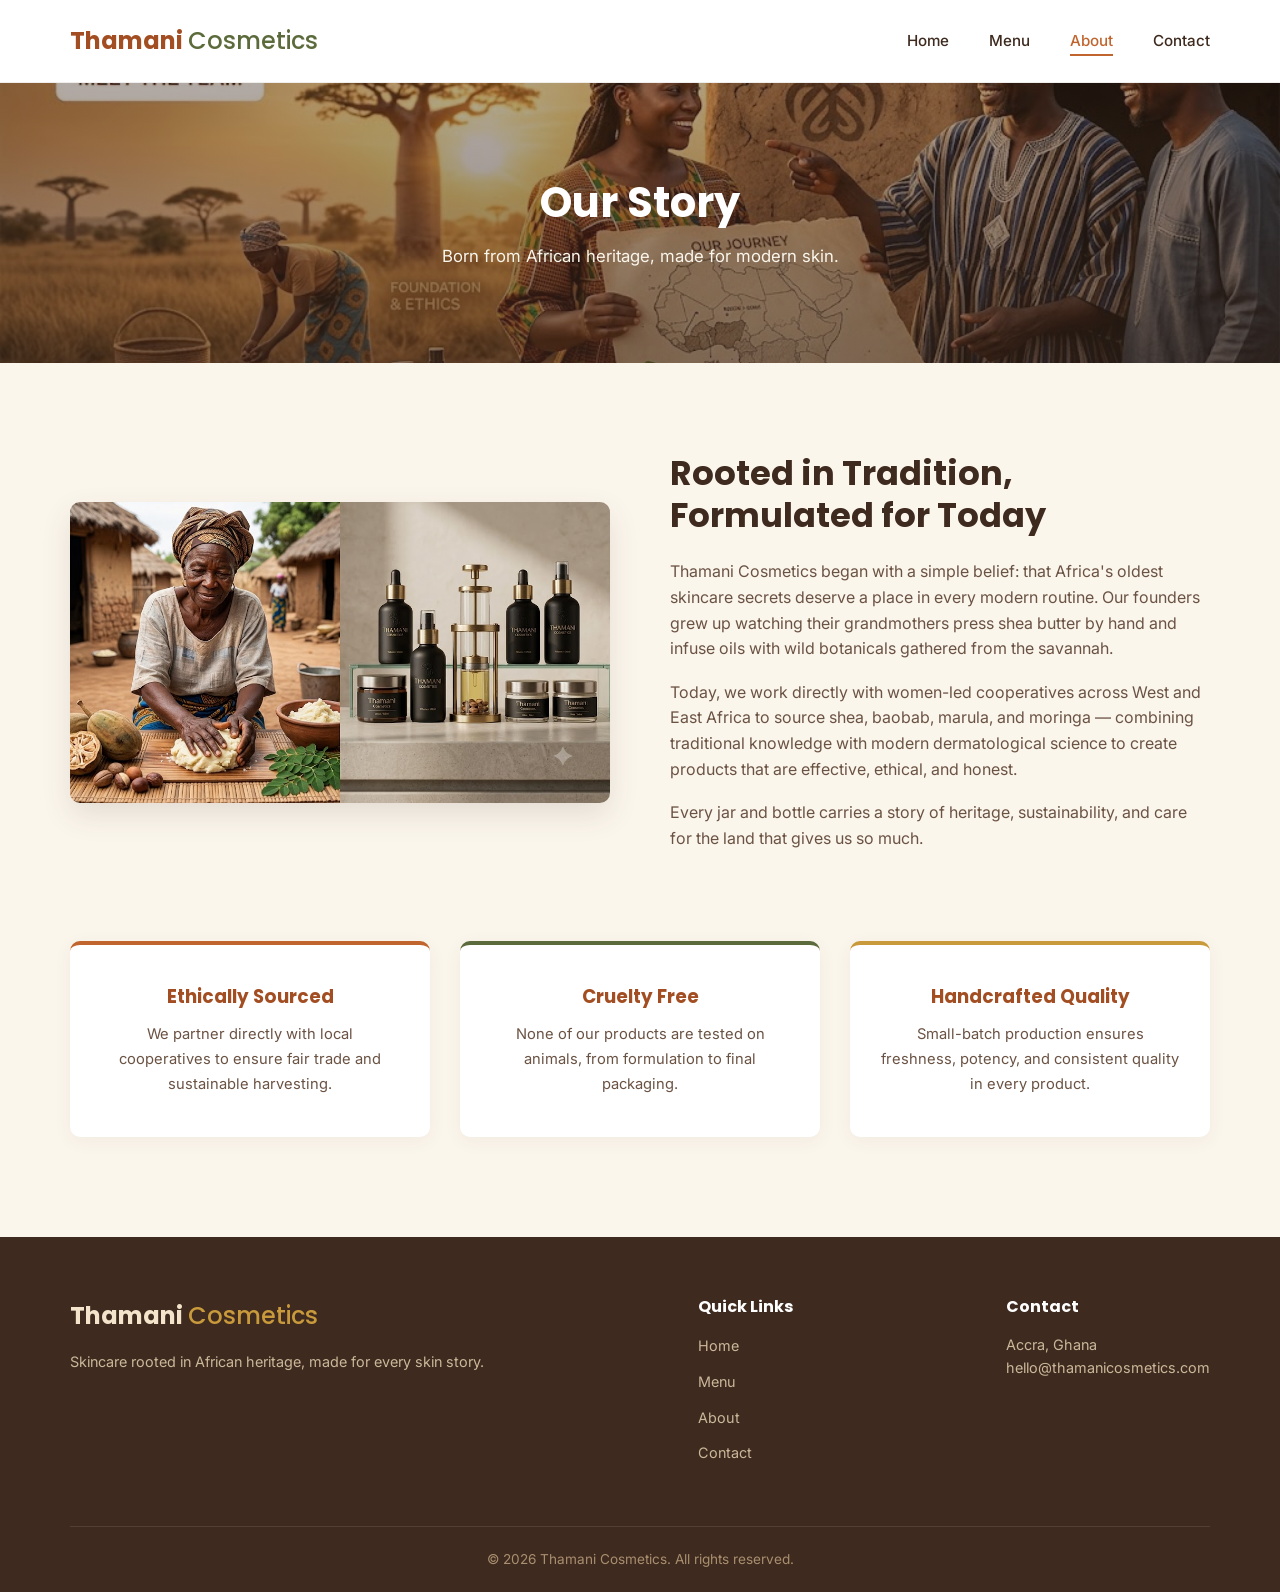
<file: pages/about.html>
<!DOCTYPE html>
<html lang="en">
<head>
  <meta charset="UTF-8" />
  <meta name="viewport" content="width=device-width, initial-scale=1.0" />
  <title>About Us | Thamani Cosmetics</title>
  <link href="https://fonts.googleapis.com/css2?family=Poppins:wght@400;500;600;700&family=Inter:wght@400;500;600&display=swap" rel="stylesheet">
  <link rel="stylesheet" href="../src/style.css">
</head>
<body>

  <header class="site-header">
    <nav class="navbar container">
      <div class="logo">Thamani <span>Cosmetics</span></div>
      <ul class="nav-links">
        <li><a href="../index.html">Home</a></li>
        <li><a href="menu.html">Menu</a></li>
        <li><a href="about.html" class="active">About</a></li>
        <li><a href="contact.html">Contact</a></li>
      </ul>
    </nav>
  </header>

 <section class="page-hero">
  <!-- 1. The image sits directly under the section and uses the correct class -->
  <img src="../images/About Banner.jpg" alt="African savannah landscape with skincare botanicals" class="page-banner-img" />
  
  <!-- 2. The container uses the 'page-hero-content' class so the text overlays and turns white -->
  <div class="container page-hero-content">
    <h1>Our Story</h1>
    <p>Born from African heritage, made for modern skin.</p>
  </div>
</section>

  <main class="container">
    <section class="about-content">
      <div class="about-image">
        <img src="../images/About.jpg" alt="African savannah landscape with skincare botanicals" />
      </div>
      <div class="about-text">
        <h2>Rooted in Tradition, Formulated for Today</h2>
        <p>
          Thamani Cosmetics began with a simple belief: that Africa's oldest skincare
          secrets deserve a place in every modern routine. Our founders grew up watching
          their grandmothers press shea butter by hand and infuse oils with wild botanicals
          gathered from the savannah.
        </p>
        <p>
          Today, we work directly with women-led cooperatives across West and East Africa
          to source shea, baobab, marula, and moringa — combining traditional knowledge with
          modern dermatological science to create products that are effective, ethical, and honest.
        </p>
        <p>
          Every jar and bottle carries a story of heritage, sustainability, and care for the
          land that gives us so much.
        </p>
      </div>
    </section>

    <section class="values-grid">
      <div class="value-card">
        <h3>Ethically Sourced</h3>
        <p>We partner directly with local cooperatives to ensure fair trade and sustainable harvesting.</p>
      </div>
      <div class="value-card">
        <h3>Cruelty Free</h3>
        <p>None of our products are tested on animals, from formulation to final packaging.</p>
      </div>
      <div class="value-card">
        <h3>Handcrafted Quality</h3>
        <p>Small-batch production ensures freshness, potency, and consistent quality in every product.</p>
      </div>
    </section>
  </main>

  <footer class="site-footer">
    <div class="container footer-grid">
      <div>
        <div class="logo">Thamani <span>Cosmetics</span></div>
        <p>Skincare rooted in African heritage, made for every skin story.</p>
      </div>
      <div>
        <h4>Quick Links</h4>
        <ul>
          <li><a href="../index.html">Home</a></li>
          <li><a href="menu.html">Menu</a></li>
          <li><a href="about.html">About</a></li>
          <li><a href="contact.html">Contact</a></li>
        </ul>
      </div>
      <div>
        <h4>Contact</h4>
        <p>Accra, Ghana</p>
        <p>hello@thamanicosmetics.com</p>
      </div>
    </div>
    <div class="footer-bottom">
      <p>&copy; 2026 Thamani Cosmetics. All rights reserved.</p>
    </div>
  </footer>
</body>
</html>
</file>
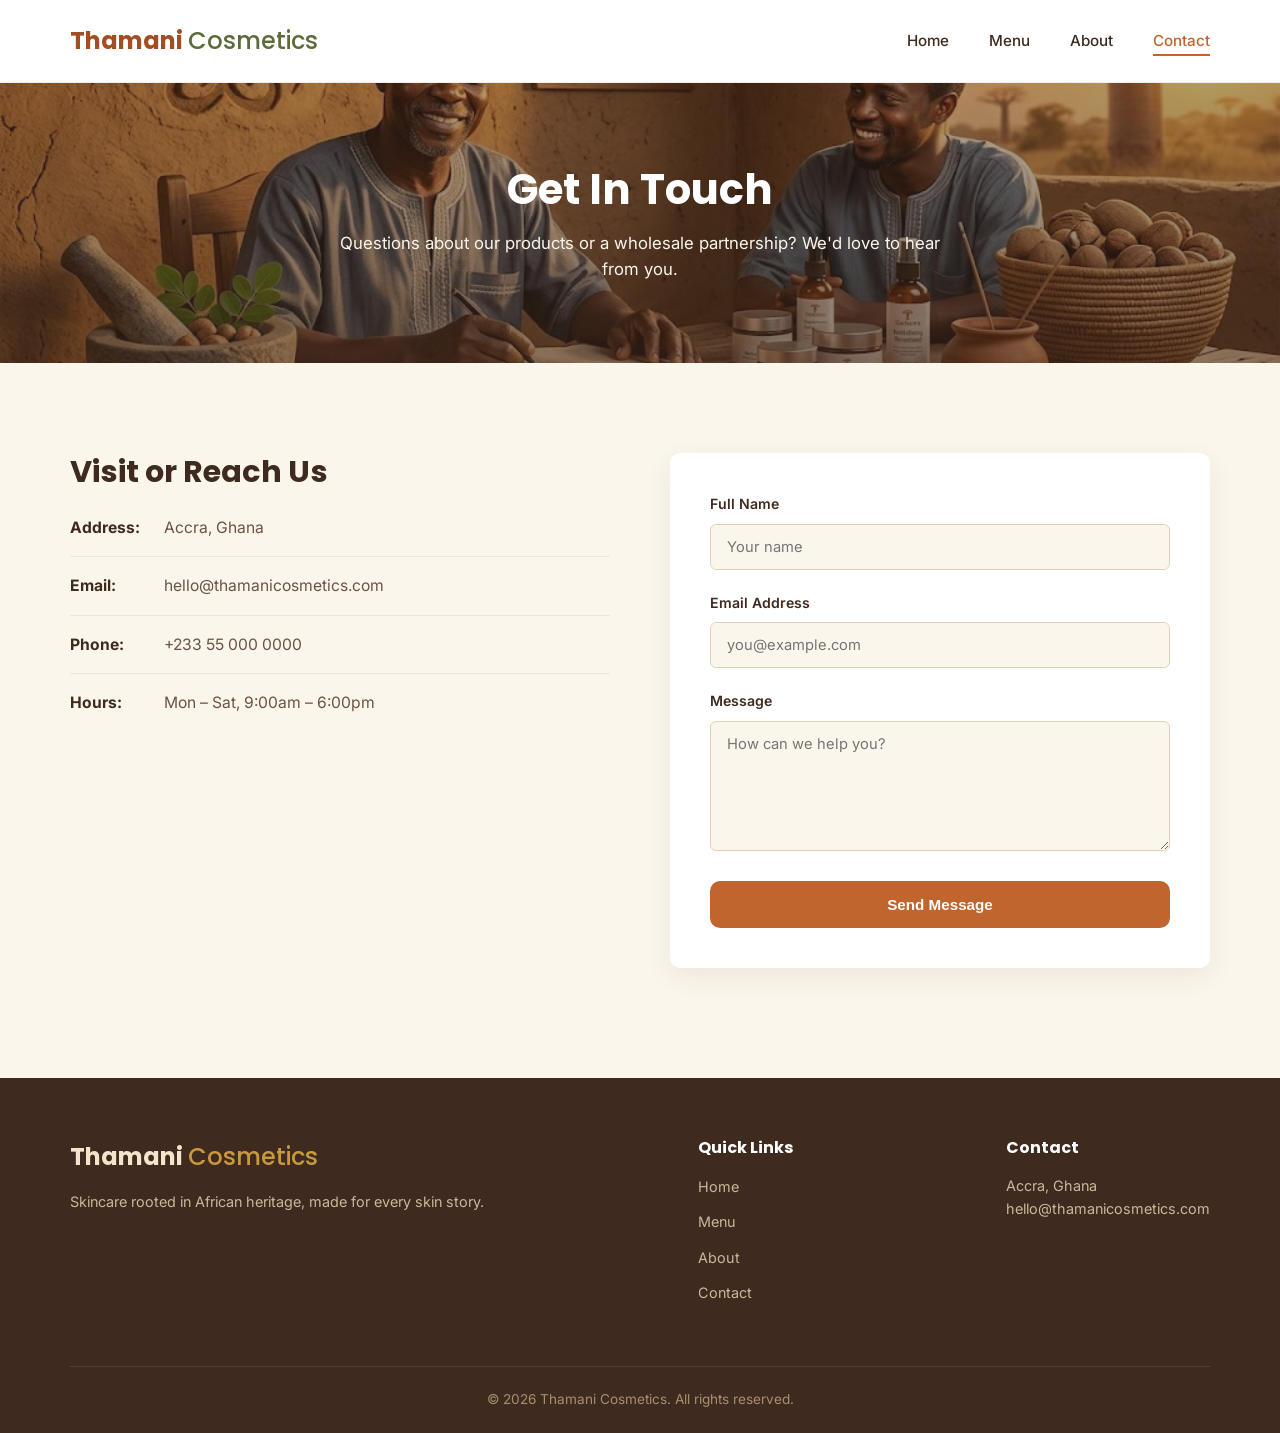
<file: pages/contact.html>
<!DOCTYPE html>
<html lang="en">
<head>
  <meta charset="UTF-8" />
  <meta name="viewport" content="width=device-width, initial-scale=1.0" />
  <title>Contact Us | Thamani Cosmetics</title>
  <link href="https://fonts.googleapis.com/css2?family=Poppins:wght@400;500;600;700&family=Inter:wght@400;500;600&display=swap" rel="stylesheet">
  <link rel="stylesheet" href="../src/style.css">
</head>
<body>

  <header class="site-header">
    <nav class="navbar container">
      <div class="logo">Thamani <span>Cosmetics</span></div>
      <ul class="nav-links">
        <li><a href="../index.html">Home</a></li>
        <li><a href="menu.html">Menu</a></li>
        <li><a href="about.html">About</a></li>
        <li><a href="contact.html" class="active">Contact</a></li>
      </ul>
    </nav>
  </header>

 <section class="page-hero">
  <img src="../images/contact banner.jpg" alt="Thamani Cosmetics storefront banner" class="page-banner-img" />
  
  <div class="container page-hero-content">
    <h1>Get In Touch</h1>
    <p>Questions about our products or a wholesale partnership? We'd love to hear from you.</p>
  </div>
</section>

  <main class="container">
    <section class="contact-wrapper">
      <div class="contact-info">
        <h2>Visit or Reach Us</h2>
        <p><strong>Address:</strong> Accra, Ghana</p>
        <p><strong>Email:</strong> hello@thamanicosmetics.com</p>
        <p><strong>Phone:</strong> +233 55 000 0000</p>
        <p><strong>Hours:</strong> Mon – Sat, 9:00am – 6:00pm</p>
      </div>
      <div class="contact-form">
        <form>
          <label for="name">Full Name</label>
          <input type="text" id="name" name="name" placeholder="Your name" />

          <label for="email">Email Address</label>
          <input type="email" id="email" name="email" placeholder="you@example.com" />

          <label for="message">Message</label>
          <textarea id="message" name="message" placeholder="How can we help you?"></textarea>

          <button type="submit" class="btn-primary">Send Message</button>
        </form>
      </div>
    </section>
  </main>

  <footer class="site-footer">
    <div class="container footer-grid">
      <div>
        <div class="logo">Thamani <span>Cosmetics</span></div>
        <p>Skincare rooted in African heritage, made for every skin story.</p>
      </div>
      <div>
        <h4>Quick Links</h4>
        <ul>
          <li><a href="index.html">Home</a></li>
          <li><a href="menu.html">Menu</a></li>
          <li><a href="about.html">About</a></li>
          <li><a href="contact.html">Contact</a></li>
        </ul>
      </div>
      <div>
        <h4>Contact</h4>
        <p>Accra, Ghana</p>
        <p>hello@thamanicosmetics.com</p>
      </div>
    </div>
    <div class="footer-bottom">
      <p>&copy; 2026 Thamani Cosmetics. All rights reserved.</p>
    </div>
  </footer>
</body>
</html>
</file>
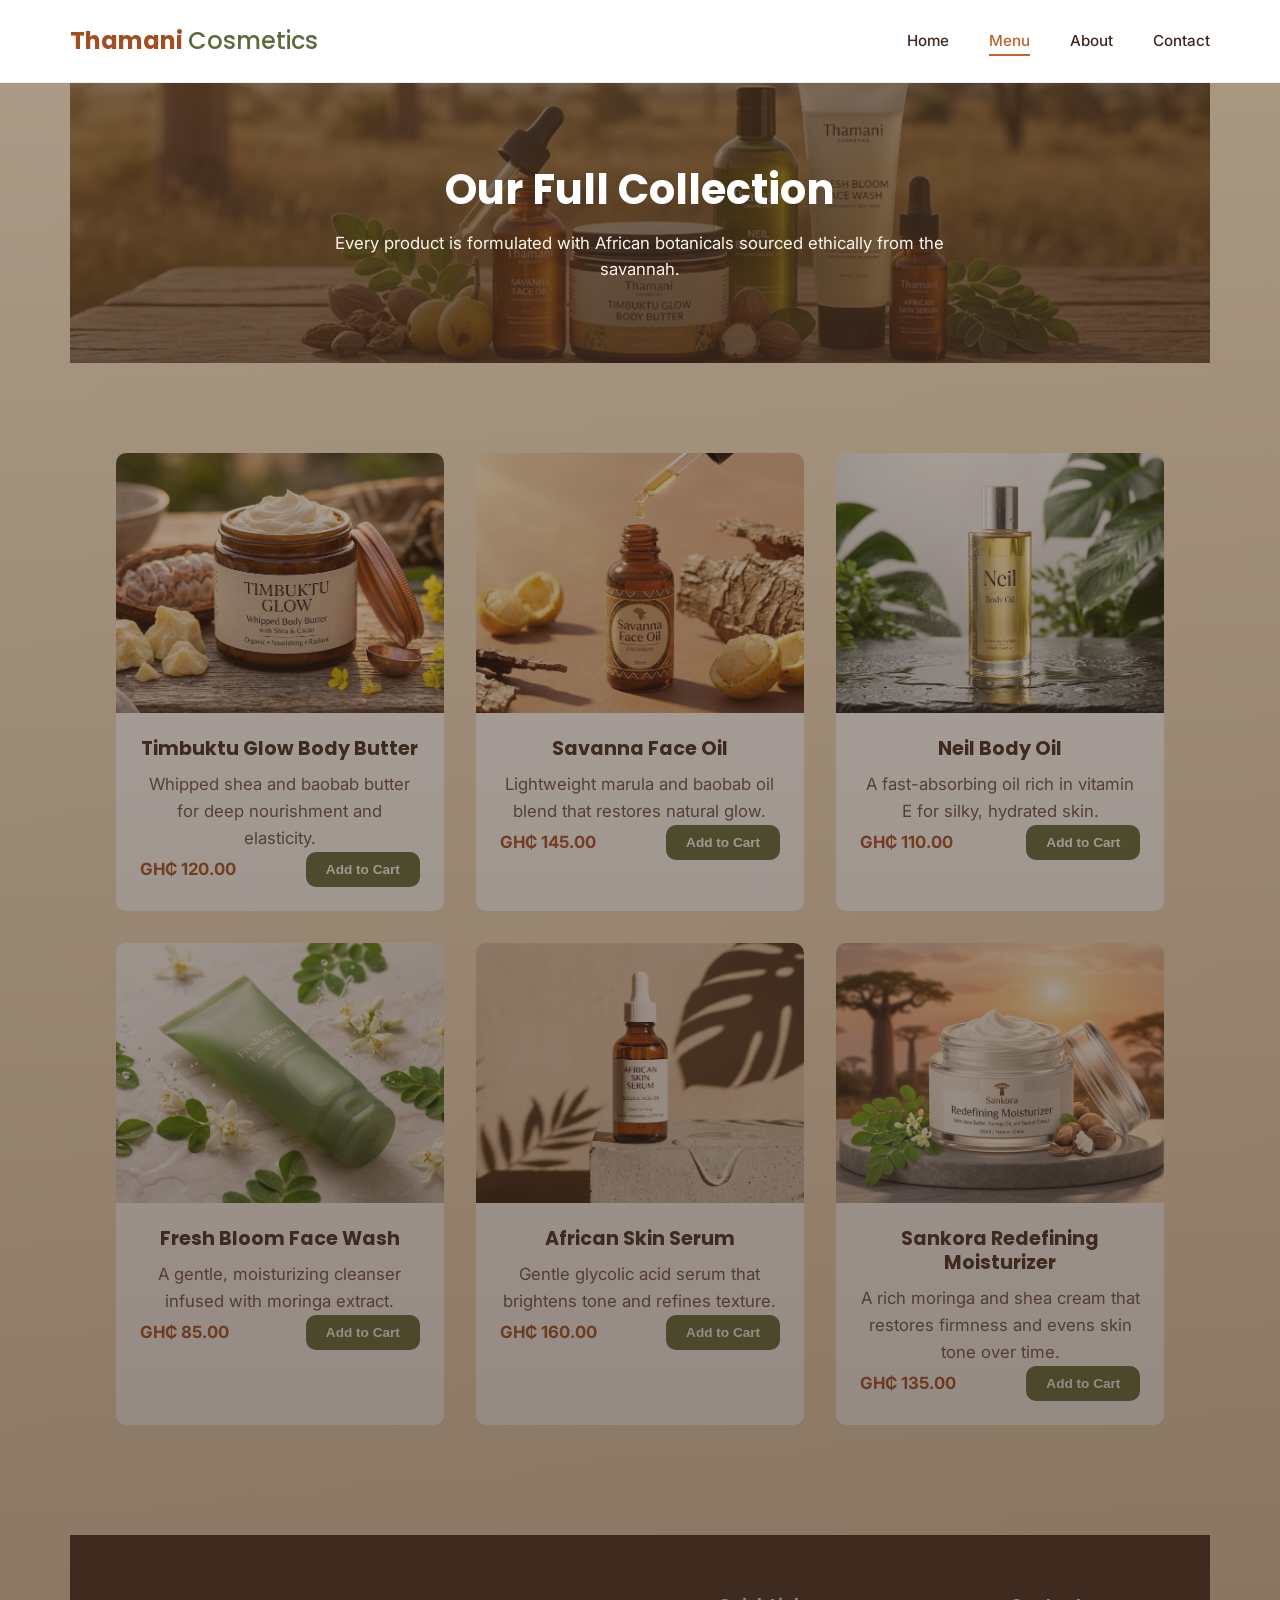
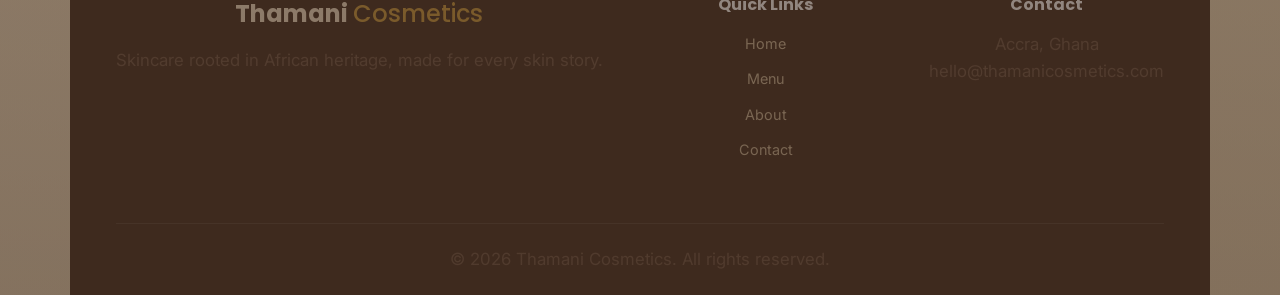
<file: pages/menu.html>
<!DOCTYPE html>
<html lang="en">
<head>
  <meta charset="UTF-8" />
  <meta name="viewport" content="width=device-width, initial-scale=1.0" />
  <title>Menu | Thamani Cosmetics</title>
  <link href="https://fonts.googleapis.com/css2?family=Poppins:wght@400;500;600;700&family=Inter:wght@400;500;600&display=swap" rel="stylesheet">
  <link rel="stylesheet" href="../src/style.css">
</head>
<body>

  <header class="site-header">
    <nav class="navbar container">
      <div class="logo">Thamani <span>Cosmetics</span></div>
      <ul class="nav-links">
        <li><a href="../index.html">Home</a></li>
        <li><a href="menu.html" class="active">Menu</a></li>
        <li><a href="about.html">About</a></li>
        <li><a href="contact.html">Contact</a></li>
      </ul>
    </nav>
  </header>

  <section class="page-hero">
    <div class="container">
         <section class="page-hero">
    <img src="../images/Menu banner.jpg" alt="Full Thamani Cosmetics product collection banner" class="page-banner-img" />
    <div class="container page-hero-content">
      <h1>Our Full Collection</h1>
      <p>Every product is formulated with African botanicals sourced ethically from the savannah.</p>
    </div>
  </section>

  <main class="container">
    <section class="full-product-grid">

      <article class="product-card">
        <div class="product-image">
          <img src="../images/TG.jpg" alt="Timbuktu Glow Nourishing Body Butter" />
        </div>
        <div class="product-info">
          <h3>Timbuktu Glow Body Butter</h3>
          <p>Whipped shea and baobab butter for deep nourishment and elasticity.</p>
          <div class="product-footer">
            <span class="price">GH₵ 120.00</span>
            <button class="btn-secondary">Add to Cart</button>
          </div>
        </div>
      </article>

      <article class="product-card">
        <div class="product-image">
          <img src="../images/Face Oilll.jpg" alt="Savanna Face Oil" />
        </div>
        <div class="product-info">
          <h3>Savanna Face Oil</h3>
          <p>Lightweight marula and baobab oil blend that restores natural glow.</p>
          <div class="product-footer">
            <span class="price">GH₵ 145.00</span>
            <button class="btn-secondary">Add to Cart</button>
          </div>
        </div>
      </article>

      <article class="product-card">
        <div class="product-image">
          <img src="../images/Body oil.jpg" alt="Neil Body Oil" />
        </div>
        <div class="product-info">
          <h3>Neil Body Oil</h3>
          <p>A fast-absorbing oil rich in vitamin E for silky, hydrated skin.</p>
          <div class="product-footer">
            <span class="price">GH₵ 110.00</span>
            <button class="btn-secondary">Add to Cart</button>
          </div>
        </div>
      </article>

      <article class="product-card">
        <div class="product-image">
          <img src="../images/Wash.jpg" alt="Fresh Bloom Moisturizing Face Wash" />
        </div>
        <div class="product-info">
          <h3>Fresh Bloom Face Wash</h3>
          <p>A gentle, moisturizing cleanser infused with moringa extract.</p>
          <div class="product-footer">
            <span class="price">GH₵ 85.00</span>
            <button class="btn-secondary">Add to Cart</button>
          </div>
        </div>
      </article>

      <article class="product-card">
        <div class="product-image">
          <img src="../images/Serum.jpg" alt="African Skin Glycolic Acid Serum" />
        </div>
        <div class="product-info">
          <h3>African Skin Serum</h3>
          <p>Gentle glycolic acid serum that brightens tone and refines texture.</p>
          <div class="product-footer">
            <span class="price">GH₵ 160.00</span>
            <button class="btn-secondary">Add to Cart</button>
          </div>
        </div>
      </article>

      <article class="product-card">
        <div class="product-image">
          <img src="../images/Sankofa.jpg" alt="Sankora Redefining Moisturizer jar" />
        </div>
        <div class="product-info">
          <h3>Sankora Redefining Moisturizer</h3>
          <p>A rich moringa and shea cream that restores firmness and evens skin tone over time.</p>
          <div class="product-footer">
            <span class="price">GH₵ 135.00</span>
            <button class="btn-secondary">Add to Cart</button>
          </div>
        </div>
      </article>

    </section>
  </main>

  <footer class="site-footer">
    <div class="container footer-grid">
      <div>
        <div class="logo">Thamani <span>Cosmetics</span></div>
        <p>Skincare rooted in African heritage, made for every skin story.</p>
      </div>
      <div>
        <h4>Quick Links</h4>
        <ul>
          <li><a href="index.html">Home</a></li>
          <li><a href="menu.html">Menu</a></li>
          <li><a href="about.html">About</a></li>
          <li><a href="contact.html">Contact</a></li>
        </ul>
      </div>
      <div>
        <h4>Contact</h4>
        <p>Accra, Ghana</p>
        <p>hello@thamanicosmetics.com</p>
      </div>
    </div>
    <div class="footer-bottom">
      <p>&copy; 2026 Thamani Cosmetics. All rights reserved.</p>
    </div>
  </footer>
</body>
</html>
</file>
<file: src/style.css>
/* ============================================
   THAMANI COSMETICS — GLOBAL STYLES
   Savannah-Inspired Palette
   ============================================ */

:root {
  /* Savannah Palette */
  --color-sand:        #F3E4CB;
  --color-sand-light:  #FBF6EC;
  --color-terracotta:  #C1652F;
  --color-terracotta-dark: #A34E22;
  --color-acacia:      #5C6B3B;
  --color-acacia-dark: #47542C;
  --color-gold:        #C99A3C;
  --color-brown:       #3E2A1E;
  --color-brown-light: #6B5344;
  --color-white:       #FFFFFF;

  /* Typography */
  --font-heading: 'Poppins', sans-serif;
  --font-body: 'Inter', sans-serif;

  /* Layout */
  --container-width: 1140px;
  --radius: 10px;
  --transition: 0.25s ease;
}

* {
  margin: 0;
  padding: 0;
  box-sizing: border-box;
}

body {
  font-family: var(--font-body);
  color: var(--color-brown);
  background-color: var(--color-sand-light);
  line-height: 1.6;
}

h1, h2, h3, h4 {
  font-family: var(--font-heading);
  color: var(--color-brown);
  line-height: 1.25;
}

a {
  text-decoration: none;
  color: inherit;
}

ul {
  list-style: none;
}

img {
  max-width: 100%;
  display: block;
}

.container {
  width: var(--container-width);
  max-width: 92%;
  margin: 0 auto;
}

/* ============================================
   NAVIGATION
   ============================================ */

.site-header {
  background-color: var(--color-white);
  border-bottom: 1px solid rgba(62, 42, 30, 0.08);
  position: sticky;
  top: 0;
  z-index: 100;
}

.navbar {
  display: flex;
  justify-content: space-between;
  align-items: center;
  padding: 22px 0;
}

.logo {
  font-family: var(--font-heading);
  font-size: 1.5rem;
  font-weight: 700;
  color: var(--color-terracotta-dark);
}

.logo span {
  color: var(--color-acacia);
  font-weight: 500;
}

.nav-links {
  display: flex;
  gap: 40px;
}

.nav-links a {
  font-size: 0.95rem;
  font-weight: 500;
  color: var(--color-brown);
  padding-bottom: 4px;
  border-bottom: 2px solid transparent;
  transition: border-color var(--transition), color var(--transition);
}

.nav-links a:hover,
.nav-links a.active {
  color: var(--color-terracotta);
  border-bottom-color: var(--color-terracotta);
}

/* ============================================
   HERO SECTION
   ============================================ */

.hero {
  background: linear-gradient(135deg, var(--color-sand) 0%, #EAD9B8 100%);
  padding: 100px 0;
  text-align: center;
}

.hero-content {
  max-width: 700px;
}

.hero h1 {
  font-size: 3rem;
  margin-bottom: 24px;
}

.hero p {
  font-size: 1.1rem;
  color: var(--color-brown-light);
  margin-bottom: 36px;
}

/* ============================================
   BUTTONS
   ============================================ */

.btn-primary {
  display: inline-block;
  background-color: var(--color-terracotta);
  color: var(--color-white);
  padding: 15px 36px;
  border-radius: var(--radius);
  font-weight: 600;
  font-size: 0.95rem;
  transition: background-color var(--transition), transform var(--transition);
}

.btn-primary:hover {
  background-color: var(--color-terracotta-dark);
  transform: translateY(-2px);
}

.btn-secondary {
  background-color: var(--color-acacia);
  color: var(--color-white);
  border: none;
  padding: 10px 20px;
  border-radius: var(--radius);
  font-weight: 600;
  font-size: 0.85rem;
  cursor: pointer;
  transition: background-color var(--transition);
}

.btn-secondary:hover {
  background-color: var(--color-acacia-dark);
}

.btn-outline {
  display: inline-block;
  border: 2px solid var(--color-white);
  color: var(--color-white);
  padding: 13px 32px;
  border-radius: var(--radius);
  font-weight: 600;
  transition: background-color var(--transition), color var(--transition);
}

.btn-outline:hover {
  background-color: var(--color-white);
  color: var(--color-acacia-dark);
}

/* ============================================
   SECTION HEADINGS
   ============================================ */

.section-heading {
  text-align: center;
  padding: 70px 0 40px;
}

.section-heading h2 {
  font-size: 2.2rem;
  margin-bottom: 12px;
}

.section-heading p {
  color: var(--color-brown-light);
  font-size: 1rem;
}

/* ============================================
   PRODUCT GRID (Flexbox, 3 columns)
   ============================================ */

.product-grid {
  display: flex;
  flex-wrap: wrap;
  justify-content: center;
  gap: 32px;
  padding-bottom: 90px;
}

.product-card {
  background-color: var(--color-white);
  border-radius: var(--radius);
  overflow: hidden;
  width: calc((100% - 64px) / 3);
  /* box-shadow: 0 4px 18px rgba(62, 42, 30, 0.07); */
  transition: transform var(--transition), box-shadow var(--transition);
}

.product-card:hover {
  transform: translateY(-6px);
  box-shadow: 0 10px 26px rgba(62, 42, 30, 0.14);
}

.product-image {
  width: 100%;
  height: 260px;
  /* background-color: var(--color-sand); */
  display: flex;
  align-items: center;
  justify-content: center;
  overflow: hidden;
}

.product-image img {
  width: 100%;
  height: 100%;
  object-fit: cover;
}

.product-info {
  padding: 24px;
}

.product-info h3 {
  font-size: 1.2rem;
  margin-bottom: 10px;
}

.product-info p {
  font-size: 0.9rem;
  color: var(--color-brown-light);
  margin-bottom: 20px;
  min-height: 48px;
}

.product-footer {
  display: flex;
  justify-content: space-between;
  align-items: center;
}

.price {
  font-weight: 700;
  color: var(--color-terracotta-dark);
  font-size: 1.05rem;
}

/* ============================================
   PROMO BANNER
   ============================================ */

.promo-banner {
  background-color: var(--color-acacia);
  color: var(--color-white);
  text-align: center;
  padding: 80px 40px;
  border-radius: var(--radius);
  margin-bottom: 90px;
}

.promo-banner h2 {
  color: var(--color-white);
  font-size: 2rem;
  margin-bottom: 14px;
}

.promo-banner p {
  margin-bottom: 30px;
  opacity: 0.9;
}

/* ============================================
   FOOTER
   ============================================ */

.site-footer {
  background-color: var(--color-brown);
  color: var(--color-sand);
  padding-top: 60px;
}

.footer-grid {
  display: flex;
  justify-content: space-between;
  gap: 40px;
  padding-bottom: 50px;
  border-bottom: 1px solid rgba(255, 255, 255, 0.1);
}

.footer-grid .logo {
  color: var(--color-sand);
  margin-bottom: 14px;
}

.footer-grid .logo span {
  color: var(--color-gold);
}

.footer-grid p {
  color: #CBB89A;
  font-size: 0.9rem;
}

.footer-grid h4 {
  color: var(--color-white);
  margin-bottom: 16px;
  font-size: 1rem;
}

.footer-grid ul li {
  margin-bottom: 10px;
}

.footer-grid ul li a {
  color: #CBB89A;
  font-size: 0.9rem;
  transition: color var(--transition);
}

.footer-grid ul li a:hover {
  color: var(--color-gold);
}

.footer-bottom {
  text-align: center;
  padding: 22px 0;
  font-size: 0.85rem;
  color: #A98F70;
}

/* ============================================
   GENERIC PAGE HERO (About / Contact / Menu)
   ============================================ */

.page-hero {
  background-color: var(--color-sand);
  padding: 70px 0;
  text-align: center;
}

.page-hero h1 {
  font-size: 2.5rem;
  margin-bottom: 14px;
}

.page-hero p {
  color: var(--color-brown-light);
  max-width: 600px;
  margin: 0 auto;
}

/* About page */
.about-content {
  display: flex;
  gap: 50px;
  align-items: center;
  padding: 80px 0;
}

.about-content img {
  border-radius: var(--radius);
  width: 100%;
}

.about-text, .about-image {
  flex: 1;
}

.about-text h2 {
  font-size: 2rem;
  margin-bottom: 20px;
}

.about-text p {
  margin-bottom: 16px;
  color: var(--color-brown-light);
}

.values-grid {
  display: flex;
  gap: 30px;
  padding-bottom: 90px;
}

.value-card {
  flex: 1;
  background-color: var(--color-white);
  padding: 32px;
  border-radius: var(--radius);
  text-align: center;
  box-shadow: 0 4px 18px rgba(62, 42, 30, 0.06);
}

.value-card h3 {
  color: var(--color-terracotta-dark);
  margin-bottom: 12px;
  font-size: 1.1rem;
}

.value-card p {
  color: var(--color-brown-light);
  font-size: 0.9rem;
}

/* Contact page */
.contact-wrapper {
  display: flex;
  gap: 50px;
  padding: 80px 0;
}

.contact-info, .contact-form {
  flex: 1;
}

.contact-info h2 {
  font-size: 1.8rem;
  margin-bottom: 20px;
}

.contact-info p {
  color: var(--color-brown-light);
  margin-bottom: 14px;
}

.contact-form form {
  background-color: var(--color-white);
  padding: 36px;
  border-radius: var(--radius);
  box-shadow: 0 4px 18px rgba(62, 42, 30, 0.07);
}

.contact-form label {
  display: block;
  font-weight: 600;
  margin-bottom: 8px;
  font-size: 0.9rem;
}

.contact-form input,
.contact-form textarea {
  width: 100%;
  padding: 12px 14px;
  border: 1px solid #E0D2B8;
  border-radius: 6px;
  margin-bottom: 20px;
  font-family: var(--font-body);
  font-size: 0.9rem;
}

.contact-form textarea {
  resize: vertical;
  min-height: 120px;
}

/* Menu page — full grid supports 4-5 items */
.full-product-grid {
  display: flex;
  flex-wrap: wrap;
  gap: 32px;
  padding: 80px 0;
}

.full-product-grid .product-card {
  width: calc((100% - 64px) / 3);
}

/* ============================================
   RESPONSIVE — Large Desktop / Wide Screens
   ============================================ */

@media (min-width: 1440px) {
  :root {
    --container-width: 1280px;
  }
  .hero h1 {
    font-size: 3.4rem;
  }
}

/* ============================================
   RESPONSIVE — Tablet / Small Desktop
   ============================================ */

@media (max-width: 1023px) {
  .nav-links {
    gap: 22px;
  }
  .product-card,
  .full-product-grid .product-card {
    width: calc((100% - 32px) / 2);
  }
  .about-content,
  .contact-wrapper {
    flex-direction: column;
  }
  .values-grid {
    flex-direction: column;
  }
}

/* ============================================
   RESPONSIVE — Mobile
   ============================================ */

@media (max-width: 640px) {
  .navbar {
    flex-direction: column;
    gap: 14px;
  }
  .hero h1 {
    font-size: 2.2rem;
  }
  .product-card,
  .full-product-grid .product-card {
    width: 100%;
  }
  .footer-grid {
    flex-direction: column;
  }
}
/* ============================================
   THAMANI COSMETICS — SUB-PAGE STYLES
   (about.html, contact.html, menu.html)
   Depends on variables defined in style.css
   ============================================ */

/* ============================================
   PAGE HERO (shared banner for all sub-pages)
   ============================================ */

.page-hero {
  background: linear-gradient(135deg, var(--color-sand) 0%, #EAD9B8 100%);
  padding: 80px 0 70px;
  text-align: center;
}

.page-hero h1 {
  font-size: 2.6rem;
  margin-bottom: 16px;
}

.page-hero p {
  color: var(--color-brown-light);
  max-width: 620px;
  margin: 0 auto;
  font-size: 1.05rem;
}

/* ============================================
   ABOUT PAGE
   ============================================ */

.about-content {
  display: flex;
  gap: 60px;
  align-items: center;
  padding: 90px 0;
}

.about-image,
.about-text {
  flex: 1;
}

.about-image img {
  border-radius: var(--radius);
  width: 100%;
  box-shadow: 0 12px 30px rgba(62, 42, 30, 0.12);
}

.about-text h2 {
  font-size: 2.1rem;
  margin-bottom: 22px;
}

.about-text p {
  margin-bottom: 18px;
  color: var(--color-brown-light);
  font-size: 1rem;
}

.about-text p:last-child {
  margin-bottom: 0;
}

/* Values / Pillars grid */
.values-grid {
  display: flex;
  gap: 30px;
  padding-bottom: 100px;
}

.value-card {
  flex: 1;
  background-color: var(--color-white);
  padding: 40px 30px;
  border-radius: var(--radius);
  text-align: center;
  box-shadow: 0 4px 18px rgba(62, 42, 30, 0.06);
  border-top: 4px solid var(--color-terracotta);
  transition: transform var(--transition), box-shadow var(--transition);
}

.value-card:nth-child(2) {
  border-top-color: var(--color-acacia);
}

.value-card:nth-child(3) {
  border-top-color: var(--color-gold);
}

.value-card:hover {
  transform: translateY(-6px);
  box-shadow: 0 12px 28px rgba(62, 42, 30, 0.12);
}

.value-card h3 {
  color: var(--color-terracotta-dark);
  margin-bottom: 14px;
  font-size: 1.15rem;
}

.value-card p {
  color: var(--color-brown-light);
  font-size: 0.92rem;
  line-height: 1.7;
}

/* ============================================
   CONTACT PAGE
   ============================================ */

.contact-wrapper {
  display: flex;
  gap: 60px;
  padding: 90px 0 110px;
}

.contact-info,
.contact-form {
  flex: 1;
}

.contact-info h2 {
  font-size: 1.9rem;
  margin-bottom: 24px;
}

.contact-info p {
  color: var(--color-brown-light);
  margin-bottom: 16px;
  font-size: 0.98rem;
  padding-bottom: 16px;
  border-bottom: 1px solid rgba(62, 42, 30, 0.08);
}

.contact-info p:last-of-type {
  border-bottom: none;
}

.contact-info p strong {
  color: var(--color-brown);
  display: inline-block;
  min-width: 90px;
}

.contact-form form {
  background-color: var(--color-white);
  padding: 40px;
  border-radius: var(--radius);
  box-shadow: 0 8px 26px rgba(62, 42, 30, 0.08);
}

.contact-form label {
  display: block;
  font-weight: 600;
  margin-bottom: 8px;
  font-size: 0.88rem;
  color: var(--color-brown);
}

.contact-form input,
.contact-form textarea {
  width: 100%;
  padding: 13px 16px;
  border: 1px solid #E0D2B8;
  border-radius: 6px;
  margin-bottom: 22px;
  font-family: var(--font-body);
  font-size: 0.92rem;
  color: var(--color-brown);
  background-color: var(--color-sand-light);
  transition: border-color var(--transition), box-shadow var(--transition);
}

.contact-form input:focus,
.contact-form textarea:focus {
  outline: none;
  border-color: var(--color-terracotta);
  box-shadow: 0 0 0 3px rgba(193, 101, 47, 0.12);
  background-color: var(--color-white);
}

.contact-form textarea {
  resize: vertical;
  min-height: 130px;
}

.contact-form .btn-primary {
  width: 100%;
  border: none;
  cursor: pointer;
  font-size: 0.95rem;
}

/* ============================================
   MENU PAGE (full product catalogue)
   ============================================ */

.full-product-grid {
  display: flex;
  flex-wrap: wrap;
  gap: 32px;
  padding: 90px 0 110px;
}

.full-product-grid .product-card {
  width: calc((100% - 64px) / 3);
}

/* ============================================
   RESPONSIVE ADJUSTMENTS
   ============================================ */

@media (max-width: 1023px) {
  .about-content,
  .contact-wrapper {
    flex-direction: column;
    gap: 40px;
  }

  .values-grid {
    flex-direction: column;
  }

  .full-product-grid .product-card {
    width: calc((100% - 32px) / 2);
  }
}

@media (max-width: 640px) {
  .page-hero h1 {
    font-size: 2rem;
  }

  .contact-form form {
    padding: 28px;
  }

  .full-product-grid .product-card {
    width: 100%;
  }
}
/* /* ============================================
   HERO & PAGE BANNER IMAGES
   ============================================ */

.hero {
  position: relative;
  padding: 0;
  overflow: hidden;
  min-height: 480px;
  display: flex;
  align-items: center;
  justify-content: center;
}

.hero-banner-img {
  position: absolute;
  top: 0;
  left: 0;
  width: 100%;
  height: 100%;
  object-fit: cover;
  z-index: 1;
}

.hero::after {
  content: "";
  position: absolute;
  top: 0;
  left: 0;
  width: 100%;
  height: 100%;
  background: linear-gradient(180deg, rgba(62,42,30,0.35) 0%, rgba(62,42,30,0.55) 100%);
  z-index: 2;
}

.hero-content {
  position: relative;
  z-index: 3;
  max-width: 700px;
  text-align: center;
  padding: 100px 0;
}

.hero-content h1 {
  color: var(--color-white);
}

.hero-content p {
  color: var(--color-sand-light);
}

/* Sub-page banners (About / Contact / Menu) */
.page-hero {
  position: relative;
  overflow: hidden;
  min-height: 280px;
  display: flex;
  align-items: center;
  justify-content: center;
  padding: 0;
}

.page-banner-img {
  position: absolute;
  top: 0;
  left: 0;
  width: 100%;
  height: 100%;
  object-fit: cover;
  z-index: 1;
}

.page-hero::after {
  content: "";
  position: absolute;
  top: 0;
  left: 0;
  width: 100%;
  height: 100%;
  background: linear-gradient(180deg, rgba(62,42,30,0.4) 0%, rgba(62,42,30,0.6) 100%);
  z-index: 2;
}

.page-hero-content {
  position: relative;
  z-index: 3;
  text-align: center;
  padding: 70px 0;
}

.page-hero-content h1 {
  color: var(--color-white);
  font-size: 2.6rem;
  margin-bottom: 14px;
}

.page-hero-content p {
  color: var(--color-sand-light);
  max-width: 620px;
  margin: 0 auto;
  font-size: 1.05rem;
}

@media (max-width: 640px) {
  .hero {
    min-height: 380px;
  }
  .hero-content {
    padding: 70px 0;
  }
  .page-hero {
    min-height: 220px;
  }
}
/* ============================================
   HERO BANNER (index.html)
   ============================================ */

.hero {
  position: relative;
  padding: 0;
  overflow: hidden;
  min-height: 480px;
  display: flex;
  align-items: center;
  justify-content: center;
}

.hero-banner-img {
  position: absolute;
  top: 0;
  left: 0;
  width: 100%;
  height: 100%;
  object-fit: cover;
  object-position: center;
  z-index: 1;
}

.hero::after {
  content: "";
  position: absolute;
  top: 0;
  left: 0;
  width: 100%;
  height: 100%;
  background: linear-gradient(180deg, rgba(62, 42, 30, 0.35) 0%, rgba(62, 42, 30, 0.55) 100%);
  z-index: 2;
}

.hero-content {
  position: relative;
  z-index: 3;
  max-width: 700px;
  text-align: center;
  padding: 100px 0;
}

.hero-content h1 {
  color: var(--color-white);
}

.hero-content p {
  color: var(--color-sand-light);
}

/* ============================================
   PAGE BANNERS (about.html, contact.html, menu.html)
   ============================================ */

.page-hero {
  position: relative;
  overflow: hidden;
  min-height: 280px;
  display: flex;
  align-items: center;
  justify-content: center;
  padding: 0;
}

.page-banner-img {
  position: absolute;
  top: 0;
  left: 0;
  width: 100%;
  height: 100%;
  object-fit: cover;
  object-position: center;
  z-index: 1;
}

.page-hero::after {
  content: "";
  position: absolute;
  top: 0;
  left: 0;
  width: 100%;
  height: 100%;
  background: linear-gradient(180deg, rgba(62, 42, 30, 0.4) 0%, rgba(62, 42, 30, 0.6) 100%);
  z-index: 2;
}

.page-hero-content {
  position: relative;
  z-index: 3;
  text-align: center;
  padding: 70px 0;
}

.page-hero-content h1 {
  color: var(--color-white);
  font-size: 2.6rem;
  margin-bottom: 14px;
}

.page-hero-content p {
  color: var(--color-sand-light);
  max-width: 620px;
  margin: 0 auto;
  font-size: 1.05rem;
}

/* ============================================
   RESPONSIVE — Banners
   ============================================ */

@media (max-width: 1023px) {
  .hero {
    min-height: 420px;
  }
  .page-hero {
    min-height: 240px;
  }
}

@media (max-width: 640px) {
  .hero {
    min-height: 380px;
  }
  .hero-content {
    padding: 70px 0;
  }
  .page-hero {
    min-height: 220px;
  }
  .page-hero-content h1 {
    font-size: 2rem;
  }
}
</file>
